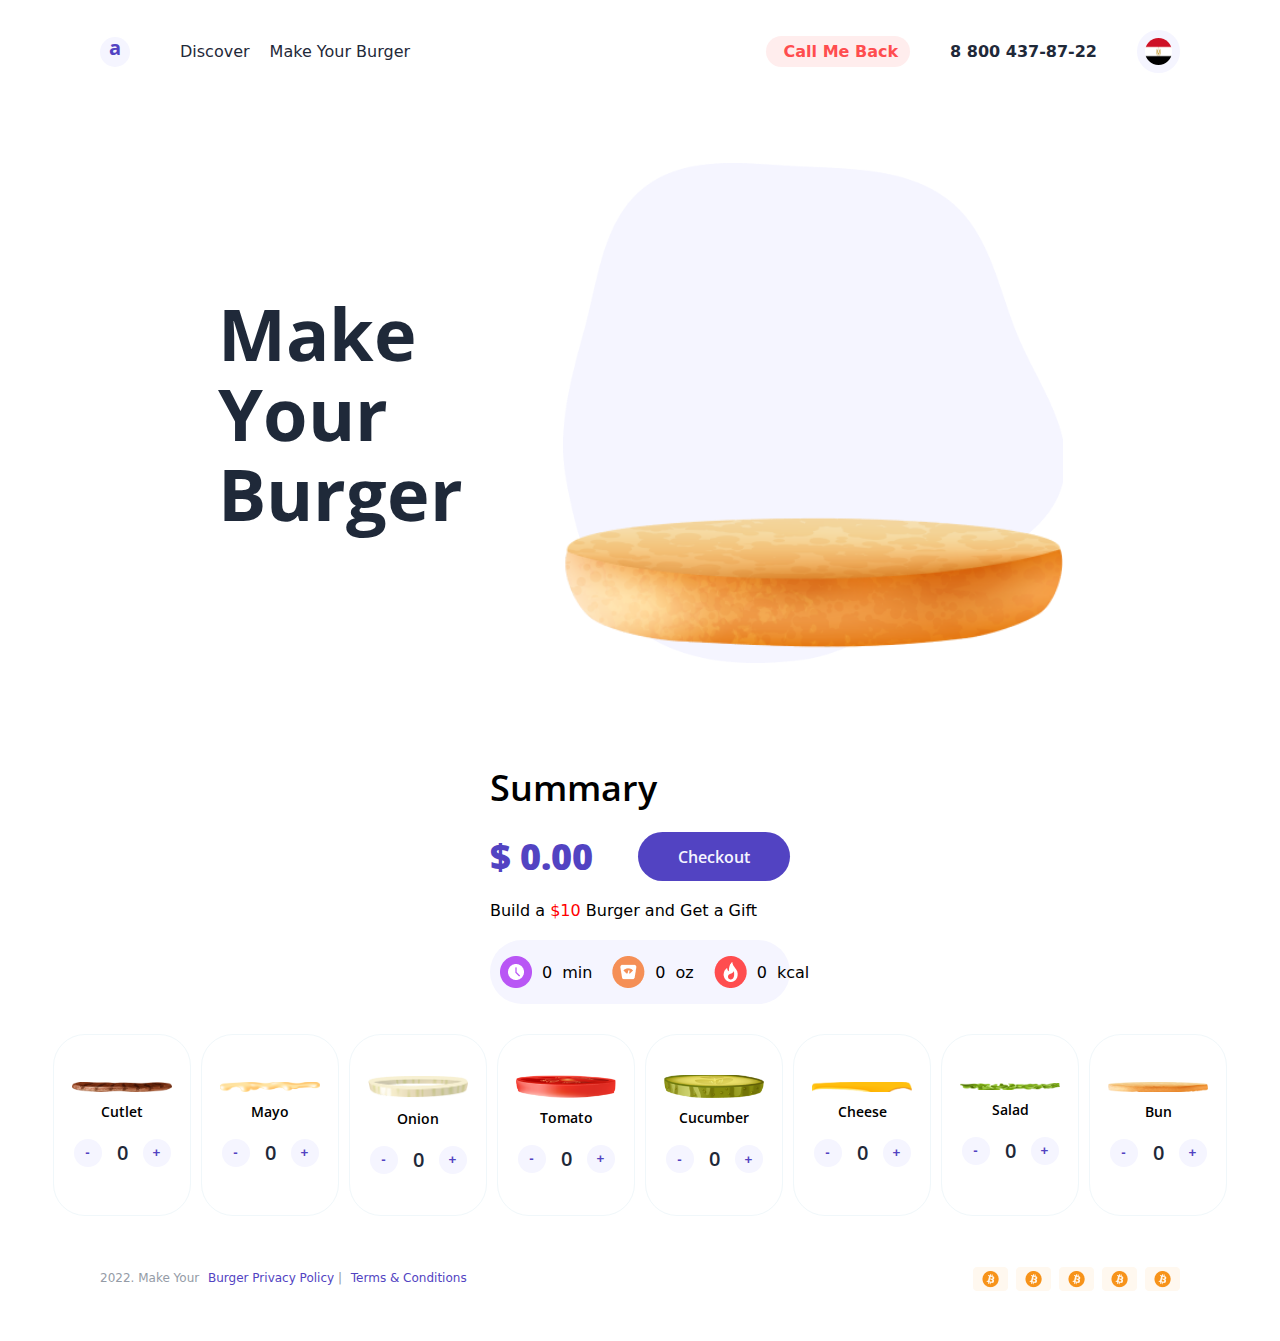
<file: pages/make_burger.html>
<!DOCTYPE html>
<html lang="en">

<head>
    <meta charset="UTF-8">
    <meta name="viewport" content="width=device-width, initial-scale=1.0">
    <title>Process</title>
    <!-- Links css -->
    <link rel="stylesheet" href="../css/make_burger.css">
    <link rel="stylesheet" href="../css/footer.css">
    <link rel="stylesheet" href="../css/header.css">
    <link rel="stylesheet" href="https://cdnjs.cloudflare.com/ajax/libs/font-awesome/6.4.0/css/all.min.css"
        integrity="sha512-iecdLmaskl7CVkqkXNQ/ZH/XLlvWZOJyj7Yy7tcenmpD1ypASozpmT/E0iPtmFIB46ZmdtAc9eNBvH0H/ZpiBw=="
        crossorigin="anonymous" referrerpolicy="no-referrer" />
</head>

<body>
    <header>
        <div class="container">
            <i class="fa-solid fa-bars nav" id="nav">
                <div class="left">
                    <div class="top">
                        <h1>a</h1>
                        <p class="exit">X</p>
                    </div>
                    <div class="links">
                        <a href="#" class="active">Discover</a>
                        <a href="#">Make Your Burger</a>
                    </div>
                </div>
            </i>
            <div class="left">
                <h1>a</h1>
                <div class="links">
                    <a href="#">Discover</a>
                    <a href="#">Make Your Burger</a>
                </div>
            </div>
            <div class="right">
                <a href="#"><i class="fa-solid fa-phone"></i>Call Me Back</a>
                <a href="#">8 800 437-87-22</a>
                <img src="../imgs/egy.png">
            </div>
        </div>
    </header>
    
          
    <div class="main-content">
        <div class="container" id="container">
            <h1>Make Your Burger</h1>
            <div class="main-img" id="main-img">
                <!-- <img class="imganimation" src="../imgs/1.png" alt=""> -->
                <!-- <img class="imganimation" src="../imgs/1.png" alt=""> -->
                <!-- <img class="imganimation" src="../imgs/tomato.jpg" alt=""> -->
                <img class="bread-img" src="../imgs/bun_bottom.png" alt="">
            </div>
            <div class="summary">
                <div class="title">Summary</div>
                <div class="price">
                    <div>$ <span>0.00 </span></div>
                    <button id="checkout">Checkout</button>
                </div>
                <div>Build a<span style="color: red;"> $10</span> Burger and Get a Gift</div>
                <div class="values">
                    <div class="icon">
                        <img src="../imgs/Summary icons-1.png" alt="">
                        <div class="Time">0</div>
                        <span>min</span>
                    </div>
                    <div class="icon">
                        <img src="../imgs/Summary icons-2.png" alt="">
                        <div class="Quantity">0</div>
                        <span>oz</span>
                    </div>
                    <div class="icon">
                        <img src="../imgs/Summary icons-3.png" alt="">
                        <div class="cal">0</div>
                        <span>kcal</span>
                    </div>
                </div>
            </div>
        </div>
    </div>
    <div class="items">
        <div class="item">
            <img class="Cutlet" src="../imgs/1.png" alt="">
            <div class="type">Cutlet</div>
            <div class="add">
                <button class="min Cutlet" id="minCutlet">-</button>
                <div class="zero " id="Cutlet">0</div>
                <button class="min Cutlet" id="plsCutlet">+</button>
            </div>
        </div>
        <div class="item">
            <img class="mayo" src="../imgs/2.png" alt="">
            <div class="type">Mayo</div>
            <div class="add ">
                <button class="min" id="minMayo">-</button>
                <div class="zero" id="Mayo">0</div>
                <button class="min" id="plsMayo">+</button>
            </div>
        </div>
        <div class="item">
            <img class="onion" src="../imgs/3.png" alt="">
            <div class="type">Onion</div>
            <div class="add">
                <button class="min" id="minOnion">-</button>
                <div class="zero" id="Onion">0</div>
                <button class="min" id="plsOnion">+</button>
            </div>
        </div>
        <div class="item">
            <img class="tomato" src="../imgs/4.png" alt="">
            <div class="type">Tomato</div>
            <div class="add">
                <button class="min" id="minTomato">-</button>
                <div class="zero" id="Tomato">0</div>
                <button class="min" id="plsTomato">+</button>
            </div>
        </div>
        <div class="item">
            <img class="cucumber" src="../imgs/5.png" alt="">
            <div class="type">Cucumber</div>
            <div class="add">
                <button class="min" id="minCucumber">-</button>
                <div class="zero" id="Cucumber">0</div>
                <button class="min" id="plsCucumber">+</button>
            </div>
        </div>
        <div class="item">
            <img class="cheese" src="../imgs/6.png" alt="">
            <div class="type">Cheese</div>
            <div class="add">
                <button class="min" id="minCheese">-</button>
                <div class="zero" id="Cheese">0</div>
                <button class="min" id="plsCheese">+</button>
            </div>
        </div>
        <div class="item">
            <img class="salad" src="../imgs/7.png" alt="">
            <div class="type">Salad</div>
            <div class="add">
                <button class="min" id="minSalad">-</button>
                <div class="zero" id="Salad">0</div>
                <button class="min" id="plsSalad">+</button>
            </div>
        </div>
        <div class="item">
            <img class="bun" src="../imgs/8.png" alt="">
            <div class="type">Bun</div>
            <div class="add">
                <button class="min" id="minBun">-</button>
                <div class="zero" id="Bun">0</div>
                <button class="min" id="plsBun">+</button>
            </div>
        </div>
        <!-- </div> -->
    </div>



    <!-- start main -->
    <main>
        <form action="">
            <div class="top">
                <div class="check">
                    <i class="fa-solid fa-record-vinyl"></i>
                    <h1>Checkout</h1>
                </div>
                <i class="fa-regular fa-circle-xmark" id="close"></i>
            </div>
            <div class="body">
                <label>
                    <i class="fa-regular fa-face-smile"></i>
                    <input type="text" placeholder="Name">
                </label>
                <label>
                    <i class="fa-solid fa-phone"></i>
                    <input type="text" placeholder="Phone Number">
                </label>
                <label>
                    <i class="fa-solid fa-location-dot"></i>
                    <input type="text" placeholder="Shipping Address">
                </label>
                <label>
                    <input type="time" placeholder="Time to Delivery">
                </label>
            </div>
            <div class="botton">
                <button>Cancel</button>
                <button>Checkout</button>
            </div>
        </form>
    </main>


    <!-- end main -->
    <footer>
        <div class="container">
            <p>2022. Make Your <span>Burger Privacy Policy</span> | <span>Terms & Conditions</span> </p>
            <div class="imgs">
                <img src="../imgs/BASE.png" alt="">
                <img src="../imgs/BASE.png" alt="">
                <img src="../imgs/BASE.png" alt="">
                <img src="../imgs/BASE.png" alt="">
                <img src="../imgs/BASE.png" alt="">
            </div>
        </div>
    </footer>
    <script src="../js/nav.js"></script>
    <script src="../js/make_burger.js"></script>
</body>

</html>
</file>
<file: css/make_burger.css>
@import url(https://fonts.googleapis.com/css?family=Open+Sans:300,regular,500,600,700,800,300italic,italic,500italic,600italic,700italic,800italic);

* {
  margin: 0;
  padding: 0;
}

:root {
  --main-color: #FF8A00;
  --main-transition: 0.3s;
  --main-padding-top: 100px;
  --main-padding-bottom: 100px;
  --section-background: #F5F6F8;
}

html {
  scroll-behavior: smooth;
}

body {
  font-family: 'Open Sans', sans-serif;
}

.container {
  padding: 0 100px;
  width: calc(100% - 200px);
}

@media(width < 1100px) {
  .container {
    padding: 0 70px;
    width: calc(100% - 140px);
  }
}

@media(width < 900px) {
  .container {
    padding: 0 50px;
    width: calc(100% - 100px);
  }
}

@media(width < 700px) {
  .container {
    padding: 0 20px;
    width: calc(100% - 40px);
  }
}

a {
  text-decoration: none;
}

ul {
  list-style: none;
  margin: 0;
  padding: 0;
}

a {
  text-decoration: none;
}

nav {
  display: flex;
  align-items: center;
}


.main-content .container {
  display: flex;
  align-items: center;
  align-content: center;
  justify-content: space-between;
  gap: 50px;
  flex-wrap: wrap;
  padding-bottom: 50px;
  padding-top: 60px;
  transition: 0.3s;
}

.bread-img {
  align-self: flex-end;

  width: 100%;
}

.main-img {
  background-image: url(../imgs/sheet.png);
  background-size: cover;
  background-repeat: no-repeat;
  width: 100%;
  max-width: 500px;
  height: 500px;
  display: flex;
  flex-direction: column;
  align-items: center;
  justify-content: flex-end;
  transition: 1s;
}

.main-img img:not(.bread-img) {
  max-width: 500px;
  animation: food 2s forwards;
  opacity: 0;
}

.Cutlet {
  width: 100px;
}

.mayo {
  max-width: 100px;
}

.onion {
  max-width: 100px;
}

.tomato {
  max-width: 100px;
}

.cucumber {
  max-width: 100px;
}

.cheese {
  max-width: 100px;
}

.salad {
  max-width: 100px;
}

.bun {
  max-width: 100px;
}

@keyframes food {
  from {
    transform: translateY(-150px);
  }

  to {
    opacity: 1;
    transform: translateY(60px);
  }
}

h1 {
  max-width: 245px;
  font-family: 'Open Sans';
  font-style: normal;
  font-weight: 700;
  font-size: 72px;
  line-height: 80px;
  color: #1F2939;
}

.summary {
  display: flex;
  flex-direction: column;
  gap: 20px;
}

.title {
  font-family: 'Open Sans';
  font-style: normal;
  font-weight: 600;
  font-size: 36px;
  line-height: 49px;
}

.price {
  display: flex;
  justify-content: space-between;
  gap: 20px;
}

.price div {
  font-family: 'Open Sans';
  font-style: normal;
  font-weight: 800;
  font-size: 36px;
  line-height: 49px;
  color: #5243C2;
}

.price button {
  min-width: 100px;
  background: #5243C2;
  border-radius: 99px;
  padding: 10px 40px;
  border: none;
  font-family: 'Open Sans';
  font-style: normal;
  font-weight: 600;
  font-size: 16px;
  line-height: 20px;
  color: #F5F5FF;
}

.summary+div {
  font-family: 'Open Sans';
  font-style: normal;
  font-weight: 400;
  font-size: 14px;
  line-height: 20px;
  color: #1F2939;
}

.values {
  display: flex;
  justify-content: space-around;
  gap: 20px;
  align-items: center;
  background: #F5F5FF;
  border-radius: 32px;
  padding: 16px;
  /* flex-wrap: wrap; */
  padding-left: 10px;
  padding-right: 50px;
}

.icon {
  display: flex;
  align-items: center;
  gap: 10px;
}

.items {
  display: flex;
  gap: 10px;
  padding: 0 15px;
  overflow-x: auto;
  justify-content: center;
}

.item {
  display: flex;
  flex-direction: column;
  align-items: center;
  justify-content: center;
  gap: 30px;
  padding: 15px 18px;
  gap: 10px;
  max-width: 140px;
  min-height: 150px;
  background: #FFFFFF;
  border: 1px solid #F0F7FA;
  border-radius: 32px;
}

.type {
  font-family: 'Open Sans';
  font-style: normal;
  font-weight: 600;
  font-size: 14px;
  line-height: 20px;
  text-align: center;
}

.add {
  display: flex;
  justify-content: center;
  align-items: center;
  gap: 15px;
  padding-top: 5px;
}

.min {
  background: #F5F5FF;
  border-radius: 99px;
  width: 28px;
  height: 28px;
  text-align: center;
  color: #5243C2;
  font-weight: bold;
  border: none;
}

.zero {
  font-family: 'Open Sans';
  font-style: normal;
  font-weight: 600;
  font-size: 20px;
  line-height: 32px;
  color: #1F2939;
}

@media(width < 1183px) {
  .items {
    justify-content: flex-start;
  }
}

@media(width < 1325px) {
  .main-content .container {
    justify-content: center;
    gap: 100px;
    padding-bottom: 30px;
  }
}


@media(width < 985px) {
  .main-img {
    background-image: none;
    align-items: center;
    height: auto;
    flex-direction: column;
    gap: 0;
  }

  .main-img img:not(.bread-img) {
    max-width: 280px;
    animation: food 2s forwards;
    opacity: 0;
  }

  .bread-img {
    width: 300px;
    transform: translateY(45px);
    margin: auto;
  }

}


@media(width < 420px) {
  .values {
    display: flex;
    justify-content: space-around;
    flex-wrap: wrap;
    gap: 20px;
    align-items: flex-start;
    background: #F5F5FF;
    border-radius: 32px;
    padding: 16px 10px;
  }

  @keyframes food {
    from {
      transform: translateY(-150px);
    }

    to {
      opacity: 1;
      transform: translateY(10px);
    }
  }

  .summary {
    min-width: 100%;
    padding: 0;
  }

  .items {
    flex-wrap: wrap;
    align-items: center;
    justify-content: center;
    gap: 20px;
  }
}

@media(width < 350px) {
  .values {
    flex-wrap: wrap;
    gap: 30px;
  }

  .bread-img {
    width: 250px;
  }

  .main-img img:not(.bread-img) {
    max-width: 240px;
    animation: food 2s forwards;
    opacity: 0;
  }

  /* .values {
    display: flex;
    justify-content: space-around;
    gap: 20px;
    align-items: center;
    background: #F5F5FF;
    border-radius: 32px;
    padding: 16px;
  } */
}

.summary {
  width: 300px;
}

.price {
  gap: 10px;
}

/* start main */

main {
  position: absolute;
  left: 50%;
  transform: translate(-50%);
  top: 0;
  background: rgba(82, 67, 194, 0.9);
  /* backdrop-filter: blur(1px); */
  display: flex;
  align-items: center;
  justify-content: center;
  z-index: 10;
  width: 0;
  height: 0;
  transition: 0.3s;
}

main form {
  overflow: hidden;
  background: #fff;
  border-radius: 16px;
  padding: 16px;
  display: none;
}

main form .top {
  display: flex;
  justify-content: space-between;
  align-items: center;
  padding-bottom: 14px;
  border-bottom: 3px solid #F5F5FF;
}

main form .top .check {
  display: flex;
  align-items: center;
  gap: 10px;
}

main form .top .check i {
  font-size: 15px;
  color: #1F2939;
}

main form .top .check h1 {
  color: #1F2939;
  font: 600 20px 'Open Sans';
}

main form .top i {
  font-size: 20px;
  cursor: pointer;
}

main form .body {
  padding: 14px 0;
  display: grid;
  grid-template-columns: auto auto;
  justify-content: space-between;
  gap: 15px;
  padding-bottom: 14px;
  border-bottom: 3px solid #F5F5FF;
}

main form .body label {
  /* width: 100%; */
  width: 280px;
  max-width: 600px;
  position: relative;
  margin: auto;
}

main form .body label i {
  position: absolute;
  top: 50%;
  transform: translate(-50%, -50%);
  left: 20px;
  font-size: 18px;
  color: #5243c2;
}

main form .body label input {
  box-sizing: border-box;
  width: 100%;
  padding: 17px;
  padding-left: 35px;
  border-radius: 15px;
  outline: none;
  border: 2.3px solid #ebebfc;
  color: #949BA6;
  transition: 0.1s;
}

main form .body label input:focus {
  border-color: #c0c0fd;
}

main form .body label input:focus::placeholder {
  opacity: 0;
  transition: 0.3s;
}

main form .botton {
  display: flex;
  justify-content: flex-end;
  align-items: center;
  gap: 15px;
}

main form .botton button {
  padding: 16px 34px;
  border-radius: 99px;
}

@media(width < 700px) {
  main form .body {
    grid-template-columns: auto;
    justify-content: center;
    align-items: center;
  }
}

/* end main */
</file>
<file: css/footer.css>
footer{
    padding: 50px 0;
    width: 100%;
}
footer .container{
    display: flex;
    align-items: center;
    justify-content: space-between;
    flex-wrap: wrap;
    gap: 30px;
    transition: 0.3s;
}
footer .container p {
    font-size: 12px;
    font-weight: 400;
    line-height: 25px;
    color: #949ba6;
    text-align: center;
}
footer .container p span{
    color: #5243C2;
    margin-left: 5px;
    cursor: pointer;
    transition: 0.1s;
}
footer .container p span:hover{
    border-bottom: 1px solid #5243C2;
}
footer .container .imgs{
    display: flex;
    align-items: center;
    justify-content: center;
    gap: 8px;
    flex-wrap: wrap;
}
footer .container .imgs img:hover{
    cursor: pointer;
    scale: 1.1;
    transition: 0.2s;
}
@media(width < 602px){
    footer .container{
        justify-content: center;
    }
}
</file>
<file: css/header.css>
body {
    font-family: system-ui, -apple-system, BlinkMacSystemFont, 'Segoe UI', Roboto, Oxygen, Ubuntu, Cantarell, 'Open Sans', 'Helvetica Neue', sans-serif;
}
button{
    cursor: pointer;
}
img{
    max-width: 500px;
}
a {
    text-decoration: none;
    color: #1F2939;
}

header {
    padding: 30px 0;
}

header .container {
    display: flex;
    justify-content: space-between;
    align-items: center;
}
header .container>i{
    display: none;
}
header .container>i .left{
    position: absolute;
    left: -290px;
    top: 0;
    padding: 20px ;
    display: flex;
    flex-direction: column;
    gap: 60px;
    background: #5243c2da;
    height: 100vh;
    width: 250px;
    max-width: 250px;
    z-index: 2;
    transition: 0.5s;
}
header .container>i .left .top{
    width: 100%;
    display: flex;
    align-items: center;
    justify-content: space-between;
}
header .container>i .left .top>p{
    color: white;
    font-size: 20px;

}

header .container>i .left .links{
    flex-direction: column;
    justify-content: flex-start;
    align-items: flex-start;
    gap: 30px;   
    width: 100%;
}
header .container>i .left .links a{
    width: 100%;
    padding: 10px 0 10px 8px;
    border-radius: 10px;
    letter-spacing: 2px;
    background-color: white;
}
header .left {

    display: flex;
    /* display: none; */
    align-items: center;
    gap: 50px;
}

header .left h1 {
    width: 30px;
    height: 30px;
    background: #F5F5FF;
    border-radius: 50%;
    text-align: center;
    line-height: 22px;
    cursor: pointer;
    font-size: 20px;
    color: #5243C2;
}

header .left .links {
    display: flex;
    align-items: center;
    justify-content: center;
    gap: 20px;

}

header a {
    position: relative;
    transition: 0.3s;
    font-size: 16px;
    font-weight: 400;
}

header .left .links a::after {
    content: '';
    position: absolute;
    bottom: -4px;
    width: 0;
    left: 0;
    height: 2px;
    background: #5243C2;
    transition: 0.3s;
}

header a:hover {
    font-weight: 600;
}

header .left .links a:hover::after {
    width: 100%;
}

header .right {
    display: flex;
    align-items: center;
    gap: 40px;
}
header .right a{
    font-weight: 600;
}
header .right a:first-child{
    display: flex;
    align-items: center;
    gap: 6px;
    background: #FFEDED;
    color: #FF4D4F;
    padding: 6px 12px;
    border-radius: 99px;
}
header .right a i{
    font-size: 14px;
}


header .right img {
    width: 27px;
    height: 27px;
    border: 8px solid #F5F5FF;
    border-radius: 50%;
    cursor: pointer;
}
@media(width < 850px){
    header .container>i {
        display: inline-block;
    }   
    header .container .left {
        display: none;
    }   
    header .container .right{
        gap: 20px;
    }
    header .container .right a:last-of-type{
        display: none;
    }
}
</file>
